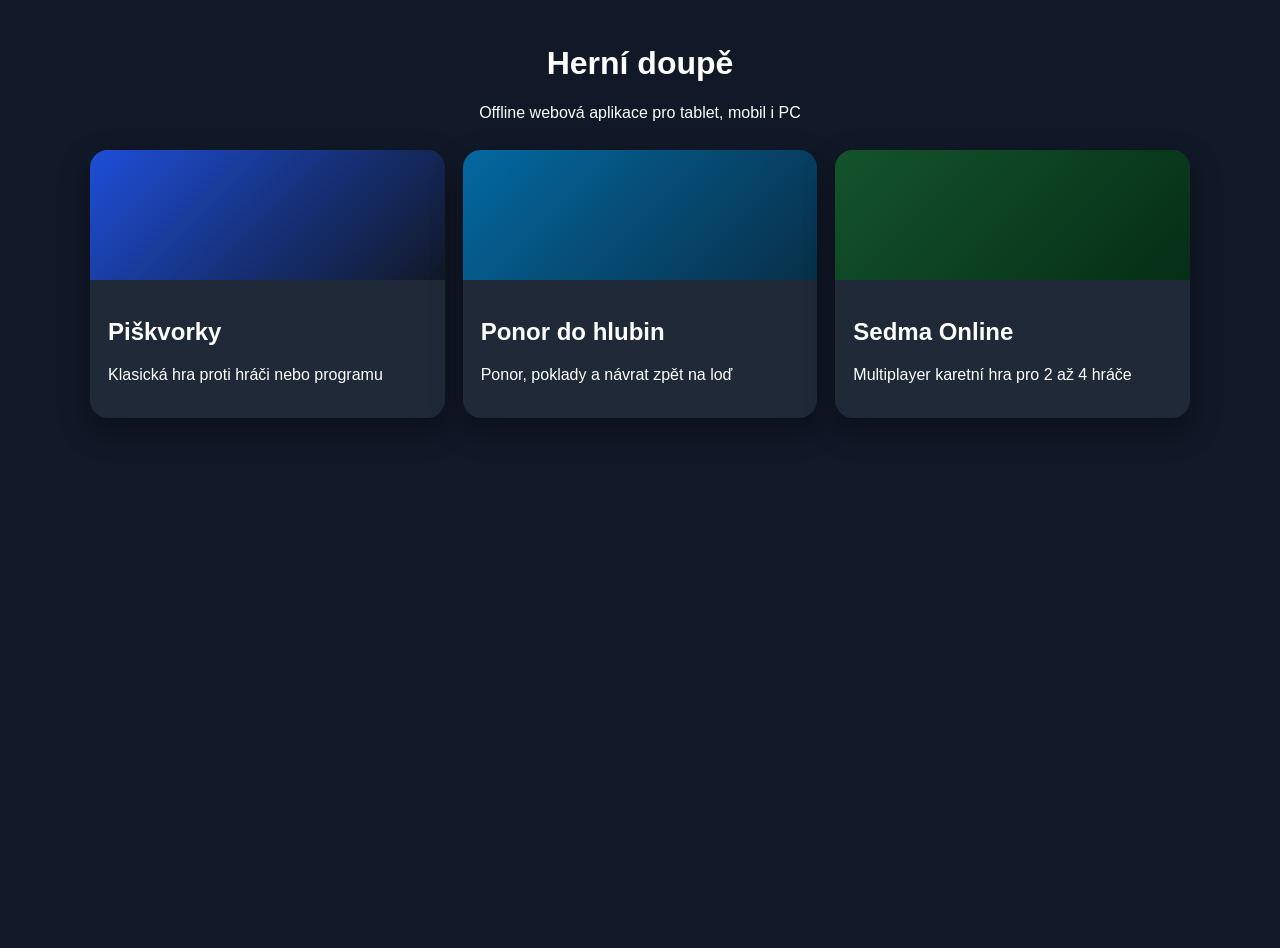
<file: index.html>
﻿<!DOCTYPE html>
<html lang="cs">
<head>
    <meta charset="UTF-8" />
    <meta name="viewport" content="width=device-width, initial-scale=1.0" />
    <title>Herní doupě</title>
    <link rel="stylesheet" href="css/launcher.css" />
</head>
<body>
    <div class="app-shell">
        <header class="topbar">
            <h1>Herní doupě</h1>
            <p>Offline webová aplikace pro tablet, mobil i PC</p>
        </header>

        <main class="game-grid">
            <a class="game-card" href="games/piskvorky/pis_index.html">
                <div class="game-card-image piskvorky-bg"></div>
                <div class="game-card-content">
                    <h2>Piškvorky</h2>
                    <p>Klasická hra proti hráči nebo programu</p>
                </div>
            </a>

            <a class="game-card" href="games/ponor/pon_index.html">
                <div class="game-card-image ponor-bg"></div>
                <div class="game-card-content">
                    <h2>Ponor do hlubin</h2>
                    <p>Ponor, poklady a návrat zpět na loď</p>
                </div>
            </a>
            
            <a class="game-card" href="games/sedma-web/client/index.html">
                <div class="game-card-image sedma-bg"></div>
                <div class="game-card-content">
                    <h2>Sedma Online</h2>
                    <p>Multiplayer karetní hra pro 2 až 4 hráče</p>
                </div>
            </a>


        </main>
    </div>

    <script src="js/launcher.js"></script>
</body>
</html>
</file>
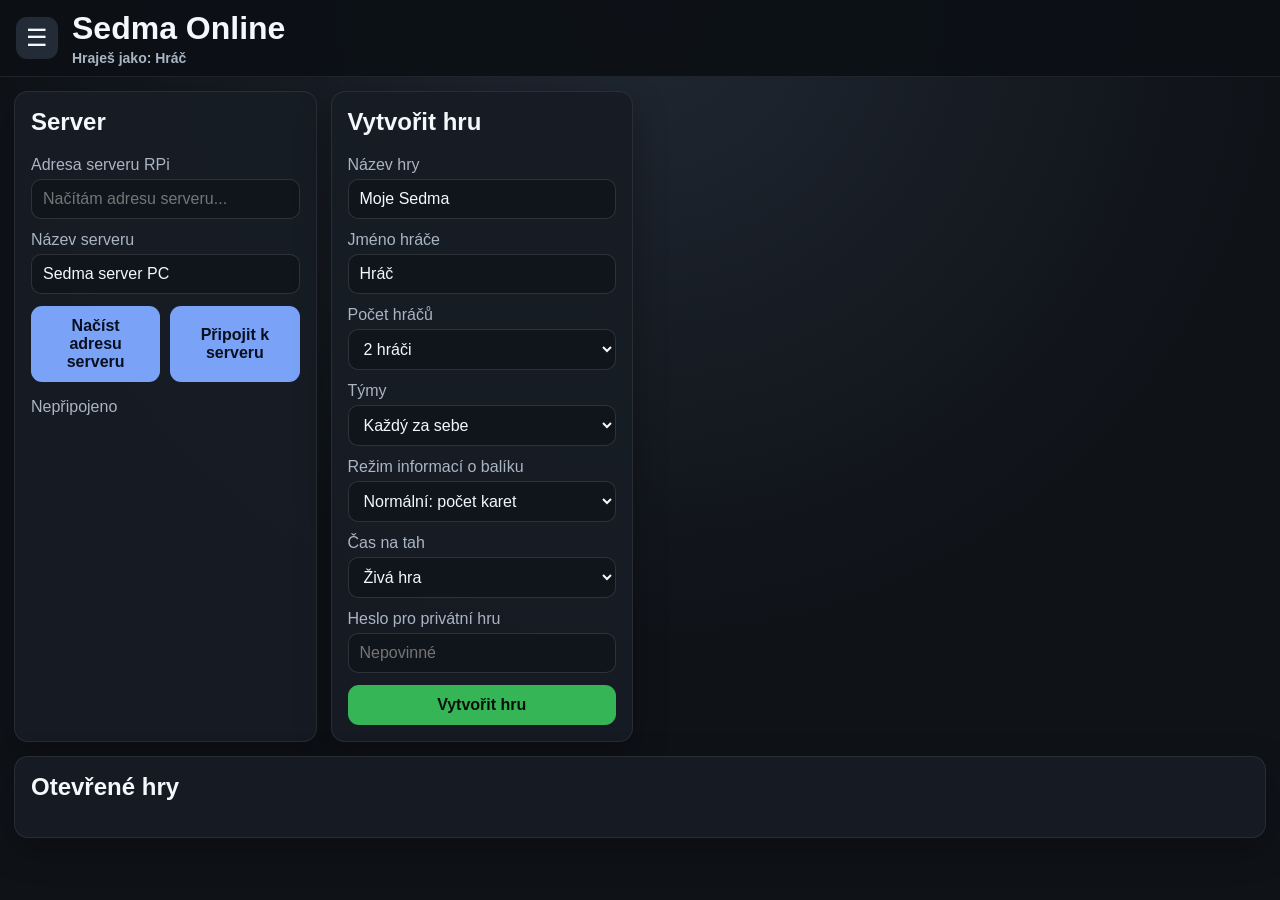
<file: games/sedma-web/client/index.html>
<!DOCTYPE html>
<html lang="cs">
<head>
    <meta charset="UTF-8">
    <title>Sedma Online</title>
    <meta name="viewport" content="width=device-width, initial-scale=1.0">
    <link rel="stylesheet" href="css/style.css?v=2">
</head>
<body>
    <div class="app-shell">
        <header class="app-header">
            <button id="menuButton" class="menu-button" type="button" title="Menu">☰</button>
            <div class="app-title">
                <h1>Sedma Online</h1>
                <p id="activePlayerName" class="active-player-name">Nepřihlášen</p>
            </div>
        </header>

        <main class="screen-layout">
            <section id="menuScreen" class="screen active">
                <div class="panel">
                    <h2>Server</h2>
                    <label>
                        Adresa serveru RPi
                        <input id="serverUrlInput" type="text" placeholder="Načítám adresu serveru...">
                    </label>
                    <label>
                        Název serveru
                        <input id="serverNameInput" type="text" value="Sedma server PC">
                    </label>
                    <div class="server-buttons">
                        <button id="loadServerUrlButton" class="secondary-button" type="button">
                            Načíst adresu serveru
                        </button>

                        <button id="connectButton" class="secondary-button" type="button">
                            Připojit k serveru
                        </button>
                    </div>
                    <p id="connectionStatus" class="status-text">Nepřipojeno</p>
                </div>

                <div class="panel">
                    <h2>Vytvořit hru</h2>

                    <label>Název hry<input id="gameNameInput" type="text" value="Moje Sedma"></label>
                    <label>Jméno hráče<input id="playerNameInput" type="text" value="Hráč"></label>

                    <label>
                        Počet hráčů
                        <select id="maxPlayersSelect">
                            <option value="2">2 hráči</option>
                            <option value="3">3 hráči</option>
                            <option value="4">4 hráči</option>
                        </select>
                    </label>

                    <label>
                        Týmy
                        <select id="teamModeSelect">
                            <option value="solo">Každý za sebe</option>
                            <option value="opposite">Standard: 1+3 proti 2+4</option>
                            <option value="random">Náhodné týmy</option>
                        </select>
                    </label>

                    <label>
                        Režim informací o balíku
                        <select id="assistModeSelect">
                            <option value="normal">Normální: počet karet</option>
                            <option value="blind">Slepý: nic během hry</option>
                            <option value="amateur">Začátečník: seznam karet v balíku</option>
                        </select>
                    </label>

                    <label>
                        Čas na tah
                        <select id="turnTimeModeSelect">
                            <option value="live">Živá hra</option>
                            <option value="1h">1 hodina</option>
                            <option value="12h">12 hodin</option>
                            <option value="24h">24 hodin</option>
                        </select>
                    </label>

                    <label>Heslo pro privátní hru<input id="passwordInput" type="text" placeholder="Nepovinné"></label>
                    <button id="createGameButton" class="primary-button" type="button">Vytvořit hru</button>
                </div>

                <div class="panel wide-panel">
                    <h2>Otevřené hry</h2>
                    <div id="gamesList" class="games-list"></div>
                </div>
            </section>

            <section id="lobbyScreen" class="screen">
                <div class="panel lobby-panel">
                    <h2 id="lobbyTitle">Lobby</h2>
                    <p id="lobbyInfo"></p>
                    <div id="playersList" class="players-list"></div>
                    <div class="lobby-actions">
                        <button id="readyButton" class="primary-button" type="button">Jsem připraven</button>
                        <button id="fillBotsButton" class="secondary-button" type="button">Doplnit počítače</button>
                    </div>
                </div>
            </section>

            <section id="gameScreen" class="screen">
                <div class="game-layout">
                    <aside id="desktopSidePanel" class="desktop-side-panel">
                        <div class="side-panel-header">
                            <strong>Menu hry</strong>
                            <button id="closeSidePanelButton" class="secondary-button small" type="button">Zavřít</button>
                        </div>

                        <h3>Hra</h3>
                        <div id="sideGameInfo" class="side-box"></div>

                        <h3>Hráči</h3>
                        <div id="sidePlayersInfo" class="side-box"></div>

                        <h3>Pozice balíčku</h3>
                        <div class="deck-position-buttons">
                            <button class="deck-pos-button" data-deck-position="left" type="button">Vlevo</button>
                            <button class="deck-pos-button active" data-deck-position="center" type="button">Střed</button>
                            <button class="deck-pos-button" data-deck-position="right" type="button">Vpravo</button>
                        </div>

                        <h3>Akce</h3>
                        <button id="leaveGameSideButton" class="danger-button full" type="button">Opustit hru</button>
                        <button id="leaveTableSideButton" class="danger-button full" type="button">Odejít od stolu</button>
                    </aside>

                    <div id="gameTable" class="game-table deck-pos-center">
                        <div class="player-zone player-top" id="playerTop"></div>
                            <button
                                id="opponentDiscardSlot"
                                class="discard-slot opponent-discard-slot hidden"
                                type="button">
                            </button>
                        <div class="player-zone player-left" id="playerLeft"></div>
                        <div class="player-zone player-right" id="playerRight"></div>

                        <div class="table-center">
                            <div id="serverSpinner" class="server-spinner hidden"></div>
                            <button id="deckButton" class="deck-button" type="button" title="Klikni pro informace o balíku">
                                <span id="deckInfoBadge" class="deck-info-badge hidden"></span>
                            </button>
                            <div id="playedCards" class="played-cards"></div>
                            <div id="resultOverlay" class="result-overlay hidden"></div>
                        </div>

                        <div class="player-bottom-area">
                            <div class="bottom-actions-area">
                                <button id="passButton" class="pass-button hidden" type="button">PASS</button>
                                <button id="fireButton" class="fire-button hidden" type="button">FIRE</button>
                            </div>

                            <div class="player-zone player-bottom" id="playerBottom"></div>

                            <button id="discardSlot" class="discard-slot" type="button">Odklad</button>
                        </div>
                    </div>
                </div>
            </section>
        </main>
    </div>

    <div id="toast" class="toast hidden"></div>

    <div id="deckModal" class="modal hidden">
        <div class="modal-card">
            <button id="deckModalCloseButton" class="modal-close" type="button">×</button>
            <h2>Informace o balíku</h2>
            <div id="deckModalContent"></div>
        </div>
    </div>
    <script src="https://cdn.socket.io/4.7.5/socket.io.min.js"></script>

    <script src="js/dom/elements.js"></script>
    <script src="js/state/appState.js"></script>

    <script src="js/utils/cards.js"></script>
    <script src="js/utils/html.js"></script>

    <script src="js/ui/toast.js"></script>
    <script src="js/ui/screens.js"></script>

    <script src="js/render/renderCards.js"></script>
    <script src="js/render/renderLobby.js"></script>
    <script src="js/render/renderResult.js"></script>
    <script src="js/render/renderGame.js"></script>

    <script src="js/app.js"></script>
</body>
</html>
</file>
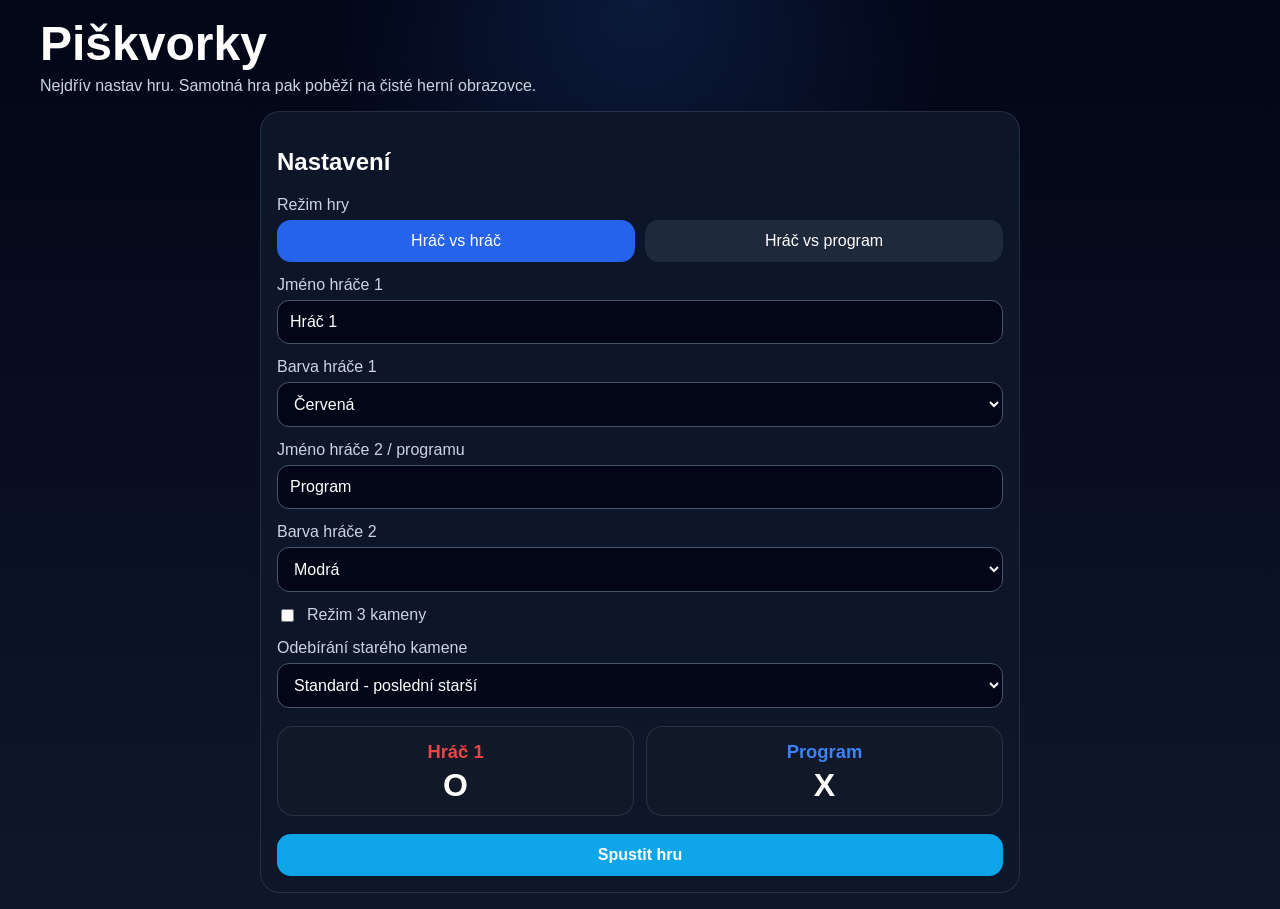
<file: games/piskvorky/pis_index.html>
﻿<!DOCTYPE html>
<html lang="cs">
<head>
    <meta charset="UTF-8" />
    <meta name="viewport" content="width=device-width, initial-scale=1.0" />
    <title>Piškvorky</title>
    <link rel="stylesheet" href="pis_game.css" />
</head>
<body>
    <div class="game-shell">

        <section id="settingsScreen" class="screen">
            <header class="game-header">
                <div>
                    <h1>Piškvorky</h1>
                    <p>Nejdřív nastav hru. Samotná hra pak poběží na čisté herní obrazovce.</p>
                </div>
            </header>

            <main class="layout single-panel">
                <section class="panel">
                    <h2>Nastavení</h2>

                    <div class="field-group">
                        <label>Režim hry</label>
                        <div class="row-buttons">
                            <button id="modeHumanBtn" class="toggle-button active" type="button">Hráč vs hráč</button>
                            <button id="modeAiBtn" class="toggle-button" type="button">Hráč vs program</button>
                        </div>
                    </div>

                    <div class="field-group">
                        <label for="player1Name">Jméno hráče 1</label>
                        <input id="player1Name" type="text" value="Hráč 1" />
                    </div>

                    <div class="field-group">
                        <label for="player1Color">Barva hráče 1</label>
                        <select id="player1Color">
                            <option value="red">Červená</option>
                            <option value="blue">Modrá</option>
                            <option value="green">Zelená</option>
                            <option value="gold">Tmavě žlutá</option>
                        </select>
                    </div>

                    <div class="field-group">
                        <label for="player2Name">Jméno hráče 2 / programu</label>
                        <input id="player2Name" type="text" value="Program" />
                    </div>

                    <div class="field-group">
                        <label for="player2Color">Barva hráče 2</label>
                        <select id="player2Color">
                            <option value="red">Červená</option>
                            <option value="blue" selected>Modrá</option>
                            <option value="green">Zelená</option>
                            <option value="gold">Tmavě žlutá</option>
                        </select>
                    </div>

                    <div class="field-group checkbox-row">
                        <input id="threeStoneMode" type="checkbox" />
                        <label for="threeStoneMode">Režim 3 kameny</label>
                    </div>

                    <div class="field-group">
                        <label for="removeMode">Odebírání starého kamene</label>
                        <select id="removeMode">
                            <option value="last">Standard - poslední starší</option>
                            <option value="random">Náhodný starší</option>
                        </select>
                    </div>

                    <div class="setup-preview">
                        <div class="player-preview-card">
                            <div id="player1DisplayName" class="player-name">Hráč 1</div>
                            <div class="player-symbol-preview">O</div>
                        </div>

                        <div class="player-preview-card">
                            <div id="player2DisplayName" class="player-name">Program</div>
                            <div class="player-symbol-preview">X</div>
                        </div>
                    </div>

                    <button id="startGameBtn" class="primary-button" type="button">Spustit hru</button>
                </section>
            </main>
        </section>

        <section id="gameScreen" class="screen hidden">
            <header class="game-header game-header-minimal">
                <div class="header-spacer"></div>

                <div class="menu-wrap">
                    <button id="menuButton" class="menu-button" type="button">⋮</button>
                    <div id="menuPanel" class="menu-panel hidden">
                        <button id="restartGameBtn" type="button">Nové kolo</button>
                        <button id="backToSetupBtn" type="button">Změnit nastavení</button>
                        <button id="goHomeBtn" type="button">Hlavní nabídka</button>
                        <button id="closeMenuBtn" type="button">Zavřít menu</button>
                    </div>
                </div>
            </header>

            <main class="game-only-layout">
                <div class="players-strip">
                    <div id="player1Card" class="player-card-game">
                        <div class="player-card-content rotate-mobile">
                            <div class="player-name-wrapper">
                                <span id="gamePlayer1Name" class="game-player-name">Hráč 1 (O)</span>
                            </div>
                            <div id="player1Score" class="score-box">0</div>
                        </div>
                    </div>

                    <div id="player2Card" class="player-card-game">
                        <div class="player-card-content">
                            <div class="player-name-wrapper">
                                <span id="gamePlayer2Name" class="game-player-name">Program (X)</span>
                            </div>
                            <div id="player2Score" class="score-box">0</div>
                        </div>
                    </div>
                </div>

                <div class="board-wrapper">
                    <div id="board" class="board"></div>

                    <div id="boardOverlay" class="board-overlay hidden">
                        <div class="winner-box">
                            <h2 id="winnerText"></h2>
                            <button id="confirmWinBtn" type="button">OK</button>
                        </div>
                    </div>
                </div>
            </main>
        </section>
    </div>

    <script src="pis_game.js?v=5"></script>
</body>
</html>
</file>
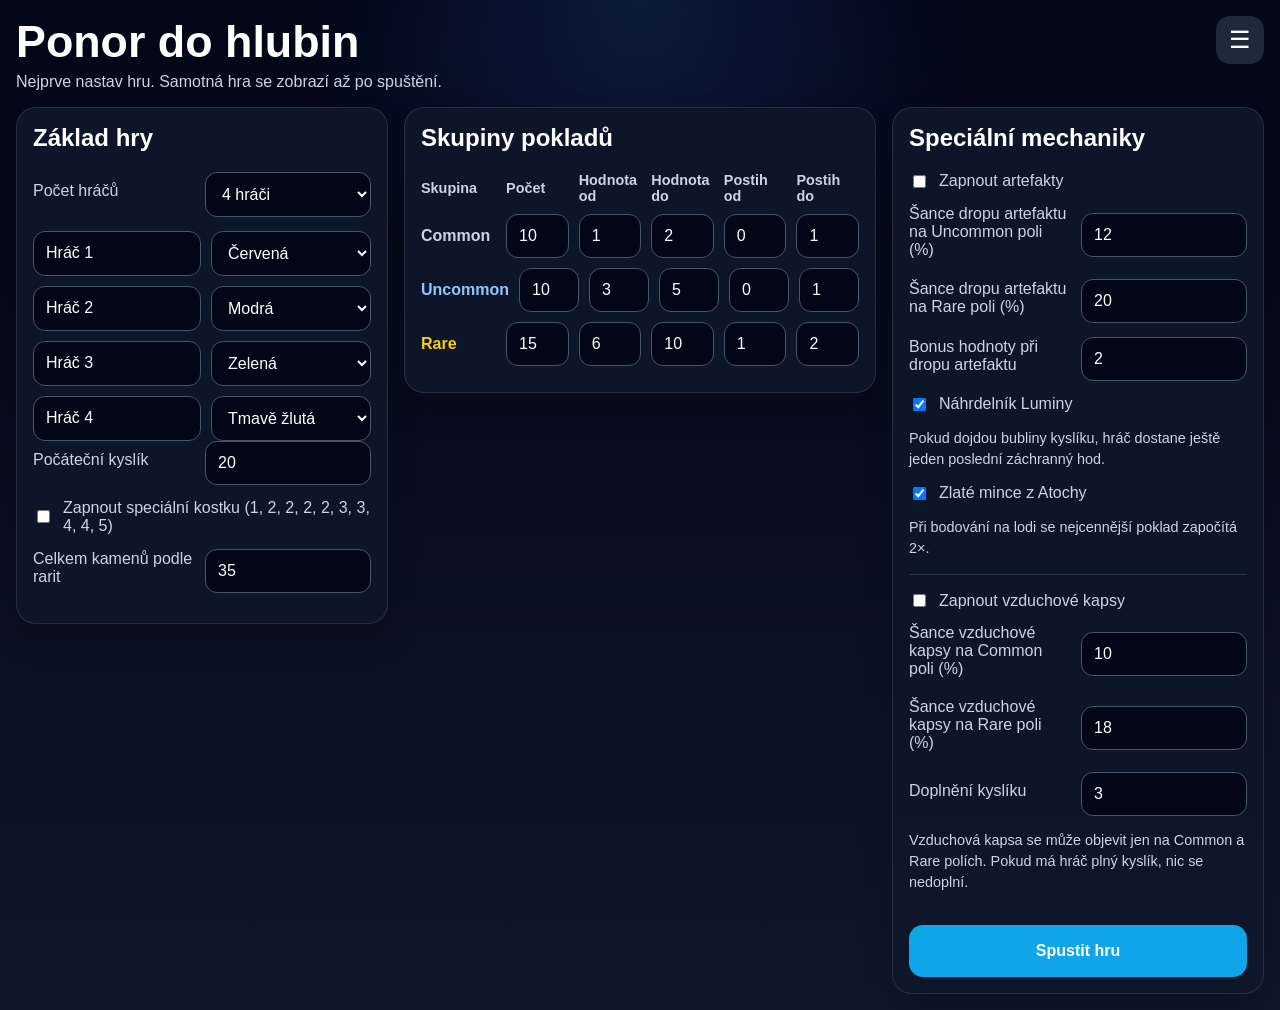
<file: games/ponor/pon_index.html>
﻿<!DOCTYPE html>
<html lang="cs">
<head>
    <meta charset="UTF-8" />
    <meta name="viewport" content="width=device-width, initial-scale=1.0" />
    <title>Ponor do hlubin</title>
    <link rel="stylesheet" href="pon_game.css" />
</head>
<body>
    <div class="app-shell">

        <!-- NASTAVENÍ -->
        <section id="settingsScreen" class="screen">
            <header class="top-header">
                <div>
                    <h1>Ponor do hlubin</h1>
                    <p>Nejprve nastav hru. Samotná hra se zobrazí až po spuštění.</p>
                </div>

                <div class="top-actions">
                    <button id="settingsHomeButton" class="menu-button" type="button" title="Menu">☰</button>

                    <div id="settingsMenuPanel" class="menu-panel hidden">
                        <div class="menu-section-title">Nastavení</div>
                        <button id="settingsResetDefaultsBtn" type="button">Obnovit výchozí nastavení</button>

                        <div class="menu-divider"></div>

                        <div class="menu-section-title">Navigace</div>
                        <button id="settingsGoHomeBtn" type="button">Hlavní nabídka</button>
                        <button id="settingsCloseMenuBtn" type="button">Zavřít menu</button>
                    </div>
                </div>
            </header>

            <main class="settings-layout">
                <section class="panel settings-panel">
                    <h2>Základ hry</h2>

                    <div class="field-group compact-row">
                        <label for="playerCount">Počet hráčů</label>
                        <select id="playerCount">
                            <option value="2">2 hráči</option>
                            <option value="3">3 hráči</option>
                            <option value="4" selected>4 hráči</option>
                        </select>
                    </div>

                    <div id="playersContainer" class="players-config-list"></div>

                    <div class="field-group compact-row">
                        <label for="startingOxygen">Počáteční kyslík</label>
                        <input id="startingOxygen" type="number" min="1" max="99" value="20" />
                    </div>

                    <div class="field-group checkbox-row">
                        <input id="specialDieEnabled" type="checkbox" />
                        <label for="specialDieEnabled">Zapnout speciální kostku (1, 2, 2, 2, 2, 3, 3, 4, 4, 5)</label>
                    </div>

                    <div class="field-group compact-row">
                        <label>Celkem kamenů podle rarit</label>
                        <div id="totalStonesInfo" class="readonly-value">18</div>
                    </div>
                </section>

                <section class="panel settings-panel">
                    <h2>Skupiny pokladů</h2>

                    <div class="treasure-settings-grid treasure-settings-header">
                        <div>Skupina</div>
                        <div>Počet</div>
                        <div>Hodnota od</div>
                        <div>Hodnota do</div>
                        <div>Postih od</div>
                        <div>Postih do</div>
                    </div>

                    <div class="treasure-settings-grid">
                        <div class="group-name common-text">Common</div>
                        <div><input id="commonCount" type="number" min="0" max="50" value="8" /></div>
                        <div><input id="commonValueMin" type="number" min="0" max="99" value="1" /></div>
                        <div><input id="commonValueMax" type="number" min="0" max="99" value="2" /></div>
                        <div><input id="commonLossMin" type="number" min="0" max="10" value="0" /></div>
                        <div><input id="commonLossMax" type="number" min="0" max="10" value="1" /></div>
                    </div>

                    <div class="treasure-settings-grid">
                        <div class="group-name uncommon-text">Uncommon</div>
                        <div><input id="uncommonCount" type="number" min="0" max="50" value="6" /></div>
                        <div><input id="uncommonValueMin" type="number" min="0" max="99" value="3" /></div>
                        <div><input id="uncommonValueMax" type="number" min="0" max="99" value="5" /></div>
                        <div><input id="uncommonLossMin" type="number" min="0" max="10" value="1" /></div>
                        <div><input id="uncommonLossMax" type="number" min="0" max="10" value="1" /></div>
                    </div>

                    <div class="treasure-settings-grid">
                        <div class="group-name rare-text">Rare</div>
                        <div><input id="rareCount" type="number" min="0" max="50" value="4" /></div>
                        <div><input id="rareValueMin" type="number" min="0" max="99" value="6" /></div>
                        <div><input id="rareValueMax" type="number" min="0" max="99" value="10" /></div>
                        <div><input id="rareLossMin" type="number" min="0" max="10" value="1" /></div>
                        <div><input id="rareLossMax" type="number" min="0" max="10" value="2" /></div>
                    </div>
                </section>

                <section class="panel settings-panel">
                    <h2>Speciální mechaniky</h2>

                    <div class="field-group checkbox-row">
                        <input id="artifactsEnabled" type="checkbox" />
                        <label for="artifactsEnabled">Zapnout artefakty</label>
                    </div>

                    <div class="field-group compact-row">
                        <label for="artifactChanceUncommon">Šance dropu artefaktu na Uncommon poli (%)</label>
                        <input id="artifactChanceUncommon" type="number" min="0" max="100" value="12" />
                    </div>

                    <div class="field-group compact-row">
                        <label for="artifactChanceRare">Šance dropu artefaktu na Rare poli (%)</label>
                        <input id="artifactChanceRare" type="number" min="0" max="100" value="20" />
                    </div>

                    <div class="field-group compact-row">
                        <label for="artifactValueBonus">Bonus hodnoty při dropu artefaktu</label>
                        <input id="artifactValueBonus" type="number" min="0" max="20" value="2" />
                    </div>

                    <div class="field-group checkbox-row">
                        <input id="artifactLuminaEnabled" type="checkbox" checked />
                        <label for="artifactLuminaEnabled">Náhrdelník Luminy</label>
                    </div>

                    <div class="artifact-description">
                        Pokud dojdou bubliny kyslíku, hráč dostane ještě jeden poslední záchranný hod.
                    </div>

                    <div class="field-group checkbox-row">
                        <input id="artifactAtochaEnabled" type="checkbox" checked />
                        <label for="artifactAtochaEnabled">Zlaté mince z Atochy</label>
                    </div>

                    <div class="artifact-description">
                        Při bodování na lodi se nejcennější poklad započítá 2×.
                    </div>

                    <div class="menu-divider settings-divider"></div>

                    <div class="field-group checkbox-row">
                        <input id="oxygenPocketsEnabled" type="checkbox" />
                        <label for="oxygenPocketsEnabled">Zapnout vzduchové kapsy</label>
                    </div>

                    <div class="field-group compact-row">
                        <label for="oxygenPocketChanceCommon">Šance vzduchové kapsy na Common poli (%)</label>
                        <input id="oxygenPocketChanceCommon" type="number" min="0" max="100" value="10" />
                    </div>

                    <div class="field-group compact-row">
                        <label for="oxygenPocketChanceRare">Šance vzduchové kapsy na Rare poli (%)</label>
                        <input id="oxygenPocketChanceRare" type="number" min="0" max="100" value="18" />
                    </div>

                    <div class="field-group compact-row">
                        <label for="oxygenPocketValue">Doplnění kyslíku</label>
                        <input id="oxygenPocketValue" type="number" min="1" max="20" value="3" />
                    </div>

                    <div class="artifact-description">
                        Vzduchová kapsa se může objevit jen na Common a Rare polích. Pokud má hráč plný kyslík, nic se nedoplní.
                    </div>

                    <button id="startGameBtn" class="primary-button big-button" type="button">Spustit hru</button>
                </section>
            </main>
        </section>

        <!-- HRA -->
        <section id="gameScreen" class="screen hidden">
            <header class="top-header game-top-bar">
                <div id="statusBar" class="status-bar-inline">
                    Nejprve nastav hru a spusť ji.
                </div>

                <div class="top-actions">
                    <button id="gameMenuButton" class="menu-button" type="button" title="Menu">☰</button>

                    <div id="gameMenuPanel" class="menu-panel hidden">
                        <div class="menu-section-title">Hra</div>
                        <button id="resumeGameBtn" type="button">Pokračovat</button>
                        <button id="restartGameBtn" type="button">Restartovat hru</button>

                        <div class="menu-divider"></div>

                        <div class="menu-section-title">Nastavení</div>
                        <button id="backToSettingsBtn" type="button">Nové nastavení</button>

                        <div class="menu-divider"></div>

                        <div class="menu-section-title">Navigace</div>
                        <button id="goHomeBtn" type="button">Hlavní nabídka</button>
                    </div>
                </div>
            </header>

            <main class="game-layout">
                <section class="panel board-panel">
                    <div class="ship-zone ship-zone-active">
                        <div class="ship-controls">
                            <div class="control-block compact-control-block">
                                <h2>Tah</h2>

                                <div class="direction-dice-row">
                                    <div class="ship-tile" title="Loď">
                                        <div class="ship-icon">🚢</div>
                                    </div>

                                    <button id="directionButton" class="direction-button down" type="button" title="Směr ponoru">
                                        <span id="directionDiver" class="direction-diver">🤿</span>
                                        <span id="directionArrow" class="direction-arrow">⬇</span>
                                    </button>

                                    <div id="singleActionWrap" class="single-action-wrap">
                                        <button id="actionButton" class="primary-button control-button action-button" type="button">Hod</button>
                                    </div>

                                    <div id="dualActionWrap" class="dual-action-wrap hidden">
                                        <button id="collectButton" class="primary-button control-button half-action-button" type="button">Vyzvednout poklad</button>
                                        <button id="skipButton" class="secondary-button control-button half-action-button" type="button">Nevyzvedávat</button>
                                    </div>

                                    <div class="dice-display" title="Výsledný pohyb">
                                        <div class="dice-label"></div>
                                        <div id="diceDisplayValue" class="dice-value">-</div>
                                    </div>
                                </div>

                                <div class="dice-info-box compact-dice-info-box">
                                    <div class="info-pill">
                                        <span class="info-label">Kostka</span>
                                        <span id="dieModeText" class="info-value">Malá kostka</span>
                                    </div>
                                    <div class="info-pill">
                                        <span class="info-label">Hod</span>
                                        <span id="lastRollText" class="info-value">-</span>
                                    </div>
                                    <div class="info-pill">
                                        <span class="info-label">Postih</span>
                                        <span id="rollPenaltyText" class="info-value">-</span>
                                    </div>
                                    <div class="info-pill">
                                        <span class="info-label">Pohyb</span>
                                        <span id="finalMoveText" class="info-value">-</span>
                                    </div>
                                </div>
                            </div>
                        </div>
                    </div>

                    <div id="pathBoard" class="path-board"></div>
                </section>

                <aside class="panel side-panel players-side-panel">
                    <div class="players-block">
                        <h2>Hráči</h2>
                        <div id="scoreboard" class="scoreboard compact-scoreboard"></div>
                    </div>
                </aside>
            </main>
        </section>


    </div>

    <script src="pon_game.js?v=1"></script>
</body>
</html>
</file>
<file: css/launcher.css>
﻿body {
    margin: 0;
    font-family: Arial, sans-serif;
    background: #111827;
    color: white;
}

.app-shell {
    min-height: 100vh;
    padding: 24px;
}

.topbar {
    text-align: center;
    margin-bottom: 28px;
}

.game-grid {
    display: grid;
    grid-template-columns: repeat(auto-fit, minmax(220px, 1fr));
    gap: 18px;
    max-width: 1100px;
    margin: 0 auto;
}

.game-card {
    overflow: hidden;
    border-radius: 18px;
    background: #1f2937;
    color: white;
    text-decoration: none;
    box-shadow: 0 12px 30px rgba(0, 0, 0, 0.35);
}

.game-card-image {
    height: 130px;
}

.game-card-content {
    padding: 18px;
}

.sedma-bg {
    background: linear-gradient(135deg, #14532d, #052e16);
}

.piskvorky-bg {
    background: linear-gradient(135deg, #1d4ed8, #111827);
}

.ponor-bg {
    background: linear-gradient(135deg, #0369a1, #082f49);
}
</file>
<file: games/sedma-web/client/css/style.css>
@import url("base.css");
@import url("layout.css");
@import url("lobby.css");
@import url("table.css");
@import url("cards.css");
@import url("modal.css");
@import url("result.css");
@import url("responsive.css");
@import url("fixes.css");
@import url("side-panel.css");
</file>
<file: games/piskvorky/pis_game.css>
﻿* {
    box-sizing: border-box;
}

html,
body {
    margin: 0;
    padding: 0;
    min-height: 100%;
    font-family: Arial, Helvetica, sans-serif;
    background: #020617;
    color: #ffffff;
}

body {
    min-height: 100vh;
}

.game-shell {
    min-height: 100vh;
    padding: 16px;
    background: radial-gradient(circle at top, rgba(59, 130, 246, 0.16), transparent 28%), linear-gradient(180deg, #020617 0%, #0f172a 100%);
}

.hidden {
    display: none !important;
}

.screen {
    width: 100%;
}

.game-header {
    max-width: 1200px;
    margin: 0 auto 16px auto;
    display: flex;
    align-items: flex-start;
    justify-content: space-between;
    gap: 16px;
}

    .game-header h1 {
        margin: 0 0 6px 0;
        font-size: clamp(2rem, 4vw, 3rem);
    }

    .game-header p {
        margin: 0;
        color: #cbd5e1;
    }

.game-header-minimal {
    align-items: center;
    min-height: 48px;
}

.header-spacer {
    flex: 1;
}

.layout {
    max-width: 1200px;
    margin: 0 auto;
    display: grid;
    grid-template-columns: 360px 1fr;
    gap: 16px;
}

.single-panel {
    grid-template-columns: 1fr;
    max-width: 760px;
}

.panel {
    background: rgba(15, 23, 42, 0.92);
    border: 1px solid rgba(148, 163, 184, 0.18);
    border-radius: 20px;
    padding: 16px;
}

.field-group {
    margin-bottom: 14px;
}

    .field-group label {
        display: block;
        margin-bottom: 6px;
        color: #cbd5e1;
    }

input,
select,
button {
    font: inherit;
}

input,
select {
    width: 100%;
    padding: 12px;
    border-radius: 12px;
    border: 1px solid #475569;
    background: #020617;
    color: #ffffff;
}

.checkbox-row {
    display: flex;
    align-items: center;
    gap: 10px;
}

    .checkbox-row label {
        margin-bottom: 0;
    }

    .checkbox-row input {
        width: auto;
    }

.row-buttons {
    display: grid;
    grid-template-columns: 1fr 1fr;
    gap: 10px;
}

.toggle-button,
.primary-button,
.menu-button,
.menu-panel button,
.board-cell {
    border: none;
    cursor: pointer;
    border-radius: 14px;
}

.toggle-button,
.primary-button,
.menu-panel button {
    padding: 12px;
}

.toggle-button {
    background: #1e293b;
    color: #ffffff;
}

    .toggle-button.active {
        background: #2563eb;
    }

.primary-button {
    width: 100%;
    background: #0ea5e9;
    color: #ffffff;
    font-weight: bold;
}

.setup-preview {
    display: grid;
    grid-template-columns: 1fr 1fr;
    gap: 12px;
    margin: 18px 0;
}

.player-preview-card {
    padding: 14px;
    border-radius: 16px;
    background: #111827;
    border: 1px solid rgba(148, 163, 184, 0.18);
    text-align: center;
}

.player-name {
    font-size: 1.15rem;
    font-weight: bold;
    margin-bottom: 6px;
}

.player-symbol-preview {
    font-size: 2rem;
    font-weight: 800;
    line-height: 1;
}

/* ===== HRA ===== */

.game-only-layout {
    max-width: 760px;
    margin: 0 auto;
    display: grid;
    gap: 16px;
    justify-items: center;
}

.players-strip {
    display: grid;
    gap: 12px;
    width: min(100%, 560px);
    margin: 0 auto;
}

.player-card-game {
    display: flex;
    align-items: center;
    justify-content: space-between;
    padding: 14px;
    border-radius: 16px;
    background: #111827;
    border: 3px solid transparent;
}

    .player-card-game.active {
        border-color: currentColor;
    }

.player-name-wrapper {
    flex: 1;
    text-align: center;
    font-weight: bold;
    font-size: 1.2rem;
}

.player-card-content {
    display: flex;
    align-items: center;
    justify-content: space-between;
    width: 100%;
    gap: 12px;
}

.score-box {
    min-width: 60px;
    padding: 10px;
    border-radius: 10px;
    background: #020617;
    text-align: center;
    font-size: 1.2rem;
    font-weight: bold;
    flex-shrink: 0;
}

.game-player-name {
    font-size: 1.15rem;
    font-weight: 800;
    line-height: 1.2;
}

/* ===== DESKA ===== */

.board-wrapper {
    position: relative;
    width: min(92vw, 560px);
    max-width: 560px;
    min-width: 280px;
    margin: 0 auto;
}

.board {
    display: grid;
    grid-template-columns: repeat(3, minmax(0, 1fr));
    gap: 10px;
    width: 100%;
    aspect-ratio: 1 / 1;
    margin: 0 auto;
}

.board-cell {
    width: 100%;
    min-width: 0;
    min-height: 0;
    aspect-ratio: 1 / 1;
    background: #020617;
    border: 1px solid #475569;
    display: flex;
    align-items: center;
    justify-content: center;
    color: #ffffff;
    padding: 0;
}

.mark {
    display: flex;
    align-items: center;
    justify-content: center;
    width: 100%;
    height: 100%;
    font-size: clamp(2.6rem, 13vw, 4.4rem);
    font-weight: 900;
    line-height: 1;
    user-select: none;
}

    .mark.inactive {
        color: #6b7280 !important;
        opacity: 0.5;
    }

/* ===== OVERLAY ===== */

.board-overlay {
    position: absolute;
    inset: 0;
    background: rgba(2, 6, 23, 0.85);
    display: flex;
    align-items: center;
    justify-content: center;
    border-radius: 14px;
}

    .board-overlay.hidden {
        display: none;
    }

.winner-box {
    background: #111827;
    padding: 20px;
    border-radius: 14px;
    text-align: center;
    border: 1px solid rgba(148, 163, 184, 0.18);
}

    .winner-box h2 {
        margin: 0 0 10px 0;
    }

    .winner-box button {
        margin-top: 10px;
        padding: 10px 20px;
        background: #0ea5e9;
        border: none;
        border-radius: 10px;
        color: white;
        cursor: pointer;
    }

/* ===== BARVY ===== */

.red {
    color: #ef4444;
}

.blue {
    color: #3b82f6;
}

.green {
    color: #22c55e;
}

.gold {
    color: #ca8a04;
}

/* ===== MENU ===== */

.menu-wrap {
    position: relative;
}

.menu-button {
    width: 48px;
    height: 48px;
    background: #1e293b;
    color: #e2e8f0;
    font-size: 1.5rem;
    border: 1px solid rgba(148, 163, 184, 0.2);
}

.menu-panel {
    position: absolute;
    right: 0;
    top: 56px;
    width: 220px;
    background: #111827;
    border: 1px solid rgba(148, 163, 184, 0.18);
    border-radius: 14px;
    padding: 8px;
    display: flex;
    flex-direction: column;
    gap: 8px;
    z-index: 10;
}

    .menu-panel button {
        background: #1e293b;
        color: #e2e8f0;
        text-align: left;
    }

/* ===== TABLET & MOBILE ===== */

@media (max-width: 900px) {
    .layout {
        grid-template-columns: 1fr;
    }

    .game-only-layout {
        display: flex !important;
        flex-direction: column;
        width: 100%;
        align-items: center;
        min-height: 100vh;
        padding: 16px 8px;
        box-sizing: border-box;
    }

    .players-strip {
        display: contents;
    }

    #player1Card {
        order: 1;
        width: 100%;
        max-width: 560px;
        min-width: 280px;
    }

        #player1Card .player-card-content {
            transform: rotate(180deg);
            transform-origin: center center;
        }

    .board-wrapper {
        order: 2;
        width: 100%;
        max-width: 560px;
        min-width: 280px;
        aspect-ratio: 1 / 1;
        margin: 16px auto;
    }

    #player2Card {
        order: 3;
        width: 100%;
        max-width: 560px;
        min-width: 280px;
    }

        #player2Card .player-card-content {
            transform: none;
        }

    .player-card-game {
        width: 100%;
    }

    .board {
        gap: 8px;
        width: 100%;
        height: 100%;
    }
}

@media (min-width: 901px) {
    .players-strip {
        grid-template-columns: 1fr 1fr;
    }

    #player1Card .player-card-content,
    #player2Card .player-card-content {
        transform: none;
    }
}
</file>
<file: games/ponor/pon_game.css>
﻿* {
    box-sizing: border-box;
}

html,
body {
    margin: 0;
    padding: 0;
    min-height: 100%;
    font-family: Arial, Helvetica, sans-serif;
    background: #020617;
    color: #ffffff;
}

body {
    min-height: 100vh;
}

.app-shell {
    min-height: 100vh;
    padding: 16px;
    background:
        radial-gradient(circle at top, rgba(59, 130, 246, 0.16), transparent 28%),
        linear-gradient(180deg, #020617 0%, #0f172a 100%);
}

/* =========================================================
   OBECNÉ
   ========================================================= */

.screen {
    display: block;
}

.hidden {
    display: none !important;
}

.panel {
    background: rgba(15, 23, 42, 0.92);
    border: 1px solid rgba(148, 163, 184, 0.18);
    border-radius: 20px;
    padding: 16px;
    box-shadow: 0 16px 32px rgba(0, 0, 0, 0.18);
}

.top-header {
    max-width: 1400px;
    margin: 0 auto 16px auto;
    display: flex;
    align-items: flex-start;
    justify-content: space-between;
    gap: 16px;
}

.top-header h1 {
    margin: 0 0 6px 0;
    font-size: clamp(1.8rem, 4vw, 2.8rem);
}

.top-header p {
    margin: 0;
    color: #cbd5e1;
}

.top-actions {
    position: relative;
    display: flex;
    align-items: flex-start;
    justify-content: flex-end;
}

/* =========================================================
   FORM PRVKY
   ========================================================= */

input,
select,
button {
    font: inherit;
}

input,
select {
    width: 100%;
    padding: 12px;
    border-radius: 12px;
    border: 1px solid #475569;
    background: #020617;
    color: #ffffff;
}

button {
    border: none;
    cursor: pointer;
}

.field-group {
    margin-bottom: 14px;
}

.field-group label {
    display: block;
    margin-bottom: 6px;
    color: #cbd5e1;
}

.compact-row {
    display: grid;
    grid-template-columns: minmax(160px, 1fr) minmax(100px, 180px);
    gap: 12px;
    align-items: center;
}

.checkbox-row {
    display: flex;
    align-items: center;
    gap: 10px;
}

.checkbox-row label {
    margin-bottom: 0;
}

.checkbox-row input {
    width: auto;
}

.readonly-value {
    padding: 12px;
    border-radius: 12px;
    border: 1px solid #475569;
    background: #020617;
    color: #ffffff;
}

/* =========================================================
   TLAČÍTKA
   ========================================================= */

.primary-button,
.secondary-button,
.menu-button,
.menu-panel button,
.control-button,
.direction-button {
    border-radius: 14px;
}

.primary-button,
.secondary-button,
.menu-panel button,
.control-button {
    padding: 12px;
}

.primary-button {
    width: 100%;
    background: #0ea5e9;
    color: #ffffff;
    font-weight: bold;
}

.primary-button:hover {
    background: #0284c7;
}

.secondary-button {
    width: 100%;
    background: #334155;
    color: #ffffff;
    font-weight: bold;
}

.secondary-button:hover {
    background: #475569;
}

.big-button {
    margin-top: 18px;
    min-height: 52px;
}

.menu-button {
    width: 48px;
    height: 48px;
    background: #1e293b;
    color: #ffffff;
    font-size: 1.5rem;
}

.menu-button:hover {
    background: #334155;
}

.menu-panel {
    position: absolute;
    right: 0;
    top: 56px;
    width: 240px;
    background: #111827;
    border: 1px solid rgba(148, 163, 184, 0.18);
    border-radius: 14px;
    padding: 8px;
    display: flex;
    flex-direction: column;
    gap: 8px;
    z-index: 20;
}

.menu-panel button {
    background: #1e293b;
    color: #ffffff;
    text-align: left;
}

.menu-panel button:hover {
    background: #334155;
}

.menu-section-title {
    font-size: 0.85rem;
    font-weight: 700;
    color: #94a3b8;
    padding: 6px 6px 2px 6px;
    text-transform: uppercase;
    letter-spacing: 0.04em;
}

.menu-divider {
    height: 1px;
    background: rgba(148, 163, 184, 0.2);
    margin: 4px 0;
}

.settings-divider {
    margin: 16px 0;
}

/* =========================================================
   SETTINGS SCREEN
   ========================================================= */

.settings-layout {
    max-width: 1400px;
    margin: 0 auto;
    display: grid;
    grid-template-columns: 1fr 1.2fr 1fr;
    gap: 16px;
    align-items: start;
}

.settings-panel h2 {
    margin-top: 0;
}

.players-config-list,
#playersContainer {
    display: flex;
    flex-direction: column;
    gap: 10px;
}

.player-config-row {
    display: grid;
    grid-template-columns: 1fr 160px;
    gap: 10px;
}

.treasure-settings-grid {
    display: grid;
    grid-template-columns: 1.2fr repeat(5, minmax(60px, 1fr));
    gap: 10px;
    align-items: center;
    margin-bottom: 10px;
}

.treasure-settings-header {
    font-size: 0.9rem;
    color: #cbd5e1;
    font-weight: 700;
}

.group-name {
    font-weight: 700;
}

.common-text {
    color: #cbd5e1;
}

.uncommon-text {
    color: #93c5fd;
}

.rare-text {
    color: #facc15;
}

.artifact-description {
    font-size: 0.9rem;
    line-height: 1.45;
    color: #cbd5e1;
    margin: 6px 0 14px 0;
}

/* =========================================================
   GAME SCREEN
   ========================================================= */

.game-layout {
    max-width: 1400px;
    margin: 0 auto;
    display: grid;
    grid-template-columns: minmax(0, 1fr) 360px;
    gap: 16px;
    align-items: start;
}

.board-panel {
    min-width: 0;
}

.side-panel {
    min-width: 0;
}

.players-side-panel {
    width: 100%;
}

/* =========================================================
   LOĎ + OVLÁDÁNÍ
   ========================================================= */

.ship-zone {
    margin-bottom: 18px;
}

.ship-zone-active {
    display: block;
    padding: 1%;
    border-radius: 18px;
    background: rgba(255, 255, 255, 0.05);
    border: 1px solid rgba(255, 255, 255, 0.08);
    width: 100%;
}

.ship-header {
    width: 100%;
}

.ship-label {
    display: none;
}

.ship-controls {
    width: 100%;
    min-width: 0;
}

.control-block {
    display: block;
    width: 100%;
}

.compact-control-block {
    margin: 0;
}

.compact-control-block h2 {
    display: none;
}

.direction-dice-row {
    display: grid;
    grid-template-columns:
        clamp(46px, 10%, 64px)
        clamp(46px, 10%, 64px)
        minmax(0, 1fr)
        clamp(46px, 10%, 64px);
    gap: 8px;
    align-items: stretch;
    width: 100%;
}

.ship-tile {
    width: 100%;
    height: 72px;
    border-radius: 14px;
    background: #1e293b;
    display: flex;
    align-items: center;
    justify-content: center;
}

.ship-icon {
    font-size: 2.2rem;
    line-height: 1;
}

.direction-button {
    width: 100%;
    height: 72px;
    background: #1e293b;
    color: #ffffff;
    display: flex;
    flex-direction: column;
    align-items: center;
    justify-content: center;
    gap: 4px;
    padding: 8px;
}

.direction-button.down {
    box-shadow: inset 0 0 0 1px rgba(14, 165, 233, 0.24);
}

.direction-button.up {
    box-shadow: inset 0 0 0 1px rgba(250, 204, 21, 0.24);
}

.direction-diver,
#directionDiver {
    font-size: 1.05rem;
    line-height: 1;
}

.direction-arrow,
#directionArrow {
    font-size: 1.3rem;
    line-height: 1;
}

.single-action-wrap,
.dualActionWrap,
.dual-action-wrap {
    width: 100%;
}

#singleActionWrap {
    width: 100%;
    grid-column: 3 / 4;
}

#singleActionWrap .action-button {
    width: 100%;
    min-height: 72px;
    padding: 10px 12px;
    font-size: 1rem;
}

#dualActionWrap {
    grid-column: 3 / 4;
    width: 100%;
    display: grid;
    grid-template-columns: 1fr 1fr;
    gap: 8px;
}

#dualActionWrap .half-action-button {
    min-height: 72px;
    margin: 0;
    padding: 8px 10px;
    font-size: 0.92rem;
}

.dice-display {
    width: 100%;
    height: 72px;
    padding: 6px;
    border-radius: 16px;
    background: rgba(2, 6, 23, 0.75);
    border: 1px solid rgba(148, 163, 184, 0.16);
    display: flex;
    align-items: center;
    justify-content: center;
}

.dice-label {
    display: none;
}

.dice-value,
#diceDisplayValue {
    font-size: 2rem;
    font-weight: 800;
    line-height: 1;
    color: #ffffff;
}

#diceDisplayValue.penalty-active {
    color: #ef4444;
}

.dice-info-box,
.compact-dice-info-box {
    display: none;
}

.info-pill,
.info-label,
.info-value {
    display: none;
}

/* =========================================================
   HRACÍ CESTA
   ========================================================= */

.path-board {
    display: grid;
    gap: 12px;
    width: 100%;
    align-items: stretch;
}

.path-stone {
    position: relative;
    min-height: 108px;
    border-radius: 18px;
    display: flex;
    align-items: flex-start;
    justify-content: flex-end;
    padding: 10px;
    border: 1px solid rgba(255, 255, 255, 0.10);
    overflow: hidden;
    box-shadow: inset 0 1px 0 rgba(255, 255, 255, 0.03);
}

.path-stone::after {
    display: none;
}

.stone-common {
    background-color: #bfe9ff;
    border-color: #7cc7e8;
}

.stone-uncommon {
    background-color: #5aaed6;
    border-color: #3d8bb3;
}

.stone-rare {
    background-color: #1f4f73;
    border-color: #173b55;
}

.path-index {
    position: absolute;
    top: 10px;
    left: 12px;
    font-size: 0.95rem;
    font-weight: 700;
    color: #ffffff;
    text-shadow: 0 1px 2px rgba(0, 0, 0, 0.45);
}

.path-player-stack {
    position: relative;
    display: flex;
    align-items: center;
    justify-content: flex-end;
    gap: 6px;
    z-index: 2;
}

.pawn {
    width: 18px;
    height: 18px;
    border-radius: 999px;
    border: 2px solid rgba(255, 255, 255, 0.85);
    box-shadow: 0 0 0 2px rgba(2, 6, 23, 0.6);
}

.pawn.red {
    background: #ef4444;
}

.pawn.blue {
    background: #3b82f6;
}

.pawn.green {
    background: #22c55e;
}

.pawn.gold {
    background: #ca8a04;
}

/* =========================================================
   SCOREBOARD
   ========================================================= */

.players-block h2,
.side-panel h2 {
    margin-top: 0;
}

.scoreboard {
    display: grid;
    grid-template-columns: 1fr;
    gap: 12px;
    margin-bottom: 0;
}

.compact-scoreboard {
    display: flex;
    flex-direction: column;
    gap: 12px;
}

.player-card {
    display: flex;
    flex-direction: column;
    gap: 8px;
    min-height: 140px;
    padding: 10px;
    border-radius: 16px;
    background: linear-gradient(180deg, rgba(17, 24, 39, 0.96) 0%, rgba(30, 41, 59, 0.96) 100%);
    border: 2px solid rgba(148, 163, 184, 0.18);
    box-shadow: inset 0 1px 0 rgba(255, 255, 255, 0.03);
    overflow: hidden;
    position: relative;
}

.player-card.active-red {
    border-color: #ef4444;
    box-shadow: 0 0 0 1px rgba(239, 68, 68, 0.18), 0 0 14px rgba(239, 68, 68, 0.18);
}

.player-card.active-blue {
    border-color: #3b82f6;
    box-shadow: 0 0 0 1px rgba(59, 130, 246, 0.18), 0 0 14px rgba(59, 130, 246, 0.18);
}

.player-card.active-green {
    border-color: #22c55e;
    box-shadow: 0 0 0 1px rgba(34, 197, 94, 0.18), 0 0 14px rgba(34, 197, 94, 0.18);
}

.player-card.active-gold {
    border-color: #facc15;
    box-shadow: 0 0 0 1px rgba(250, 204, 21, 0.18), 0 0 14px rgba(250, 204, 21, 0.18);
}

.player-card-header {
    display: flex;
    align-items: flex-start;
    justify-content: space-between;
    gap: 10px;
}

.player-name {
    font-size: 1rem;
    font-weight: 700;
    line-height: 1.15;
    color: #f8fafc;
    margin: 0;
    text-align: left;
    flex: 1;
}

.player-badge {
    min-width: 28px;
    height: 28px;
    border-radius: 999px;
    display: inline-flex;
    align-items: center;
    justify-content: center;
    background: rgba(255, 255, 255, 0.08);
    font-size: 0.9rem;
    font-weight: 700;
    color: #ffffff;
}

/* kyslík */
.player-oxygen-bar {
    width: 100%;
    min-height: 26px;
    padding: 4px 6px;
    border-radius: 999px;
    background: linear-gradient(180deg, rgba(125, 211, 252, 0.28) 0%, rgba(56, 189, 248, 0.16) 100%);
    border: 1px solid rgba(125, 211, 252, 0.22);
    display: grid;
    grid-template-columns: repeat(10, minmax(0, 1fr));
    gap: 2px 3px;
    align-items: center;
}

.oxygen-dot {
    width: 100%;
    max-width: 8px;
    aspect-ratio: 1 / 1;
    justify-self: center;
    border-radius: 50%;
    background: rgba(255, 255, 255, 0.24);
    border: 1px solid rgba(255, 255, 255, 0.16);
}

.oxygen-dot.filled {
    background: #ffffff;
    border-color: rgba(255, 255, 255, 0.78);
    box-shadow: 0 0 4px rgba(255, 255, 255, 0.18);
}

.oxygen-dot.empty {
    opacity: 0.35;
}

/* spodní část */
.player-card-body {
    display: grid;
    grid-template-columns: 54px 56px 1fr;
    gap: 10px;
    align-items: stretch;
    min-height: 64px;
}

/* nejcennější poklad */
.player-best-treasure {
    border-radius: 12px;
    background: linear-gradient(180deg, rgba(250, 204, 21, 0.18) 0%, rgba(202, 138, 4, 0.22) 100%);
    border: 1px solid rgba(250, 204, 21, 0.22);
    display: flex;
    align-items: center;
    justify-content: center;
    min-width: 0;
    cursor: default;
}

.player-best-treasure-value {
    font-size: 1.15rem;
    font-weight: 700;
    color: #fde68a;
}

/* postih */
.player-penalty-box {
    border-radius: 12px;
    display: flex;
    align-items: center;
    justify-content: center;
    min-width: 0;
    font-size: 1.05rem;
    font-weight: 700;
    cursor: default;
    border: 1px solid rgba(239, 68, 68, 0.16);
    background: rgba(239, 68, 68, 0.12);
    color: #fca5a5;
}

.player-penalty-box.penalty-active {
    background: rgba(239, 68, 68, 0.26);
    color: #ffffff;
    border-color: rgba(239, 68, 68, 0.38);
    box-shadow: 0 0 10px rgba(239, 68, 68, 0.18);
}

/* překrývané boxy pokladů */
.player-stack-wrap {
    position: relative;
    min-height: 64px;
    border-radius: 12px;
    background: rgba(2, 6, 23, 0.42);
    border: 1px solid rgba(148, 163, 184, 0.14);
    overflow: visible;
}

.player-stack-card {
    position: absolute;
    width: 46px;
    height: 46px;
    border-radius: 10px;
    display: flex;
    align-items: center;
    justify-content: center;
    font-weight: 700;
    font-size: 0.92rem;
    color: #ffffff;
    background: linear-gradient(180deg, #334155 0%, #1e293b 100%);
    border: 1px solid rgba(255, 255, 255, 0.10);
    box-shadow: 0 8px 18px rgba(0, 0, 0, 0.24);
}

.player-stack-card.stack-1 {
    top: 10px;
    left: 8px;
    z-index: 1;
}

.player-stack-card.stack-2 {
    top: 10px;
    left: 22px;
    z-index: 2;
}

.player-stack-card.stack-3 {
    top: 10px;
    left: 36px;
    z-index: 3;
}

.player-stack-card.stack-4 {
    top: 10px;
    left: 50px;
    z-index: 4;
}

.player-stack-card.stack-5 {
    top: 10px;
    left: 64px;
    z-index: 5;
}

.player-stack-card.stack-total {
    top: 6px;
    right: 8px;
    width: 52px;
    height: 52px;
    z-index: 10;
    background: linear-gradient(180deg, #0ea5e9 0%, #0284c7 100%);
    border-color: rgba(255, 255, 255, 0.18);
    font-size: 1rem;
}

.player-stack-caption {
    display: none;
}

/* text barvy */
.red-text {
    color: #f87171;
}

.blue-text {
    color: #60a5fa;
}

.green-text {
    color: #4ade80;
}

.gold-text {
    color: #facc15;
}

/* =========================================================
   STATUS BAR
   ========================================================= */

.status-bar {
    max-width: 1400px;
    margin: 16px auto 0 auto;
    min-height: 50px;
    display: flex;
    align-items: center;
    padding: 12px 16px;
    border-radius: 16px;
    background: rgba(15, 23, 42, 0.92);
    border: 1px solid rgba(148, 163, 184, 0.18);
    color: #e2e8f0;
    box-shadow: 0 12px 24px rgba(0, 0, 0, 0.16);
}

/* =========================================================
   RESPONSIVE
   ========================================================= */

@media (max-width: 1250px) {
    .settings-layout {
        grid-template-columns: 1fr;
    }

    .game-layout {
        grid-template-columns: 1fr;
    }

    .players-side-panel {
        width: 100%;
    }
}

@media (max-width: 900px) {
    .ship-zone-active {
        width: 100%;
    }

    .treasure-settings-grid {
        grid-template-columns: 1fr 1fr;
    }

    .treasure-settings-header {
        display: none;
    }
}

@media (max-width: 640px) {
    .app-shell {
        padding: 10px;
    }

    .top-header {
        gap: 10px;
    }

    .top-header h1 {
        font-size: 1.5rem;
    }

    .compact-row {
        grid-template-columns: 1fr;
    }

    .player-config-row {
        grid-template-columns: 1fr;
    }

    .ship-zone-active {
        padding: 10px;
    }

    .direction-dice-row {
        grid-template-columns:
            clamp(42px, 11%, 56px)
            clamp(42px, 11%, 56px)
            minmax(0, 1fr)
            clamp(42px, 11%, 56px);
        gap: 6px;
    }

    .ship-tile,
    .direction-button,
    .dice-display {
        width: 100%;
        height: 64px;
    }

    #singleActionWrap {
        width: 100%;
    }

    #singleActionWrap .action-button {
        width: 100%;
        min-height: 64px;
    }

    #dualActionWrap {
        grid-column: 3 / 4;
        width: 100%;
        display: grid;
        grid-template-columns: 1fr 1fr;
        gap: 6px;
    }

    #dualActionWrap .half-action-button {
        min-height: 64px;
        margin: 0;
        padding: 8px 10px;
        font-size: 0.88rem;
    }

    .player-card-body {
        grid-template-columns: 48px 48px 1fr;
        gap: 8px;
    }

    .player-best-treasure-value,
    .player-penalty-box {
        font-size: 0.95rem;
    }

    .player-stack-card {
        width: 42px;
        height: 42px;
        font-size: 0.85rem;
    }

    .player-stack-card.stack-1 {
        left: 6px;
    }

    .player-stack-card.stack-2 {
        left: 18px;
    }

    .player-stack-card.stack-3 {
        left: 30px;
    }

    .player-stack-card.stack-4 {
        left: 42px;
    }

    .player-stack-card.stack-5 {
        left: 54px;
    }

    .player-stack-card.stack-total {
        width: 48px;
        height: 48px;
        right: 6px;
    }
}
</file>
